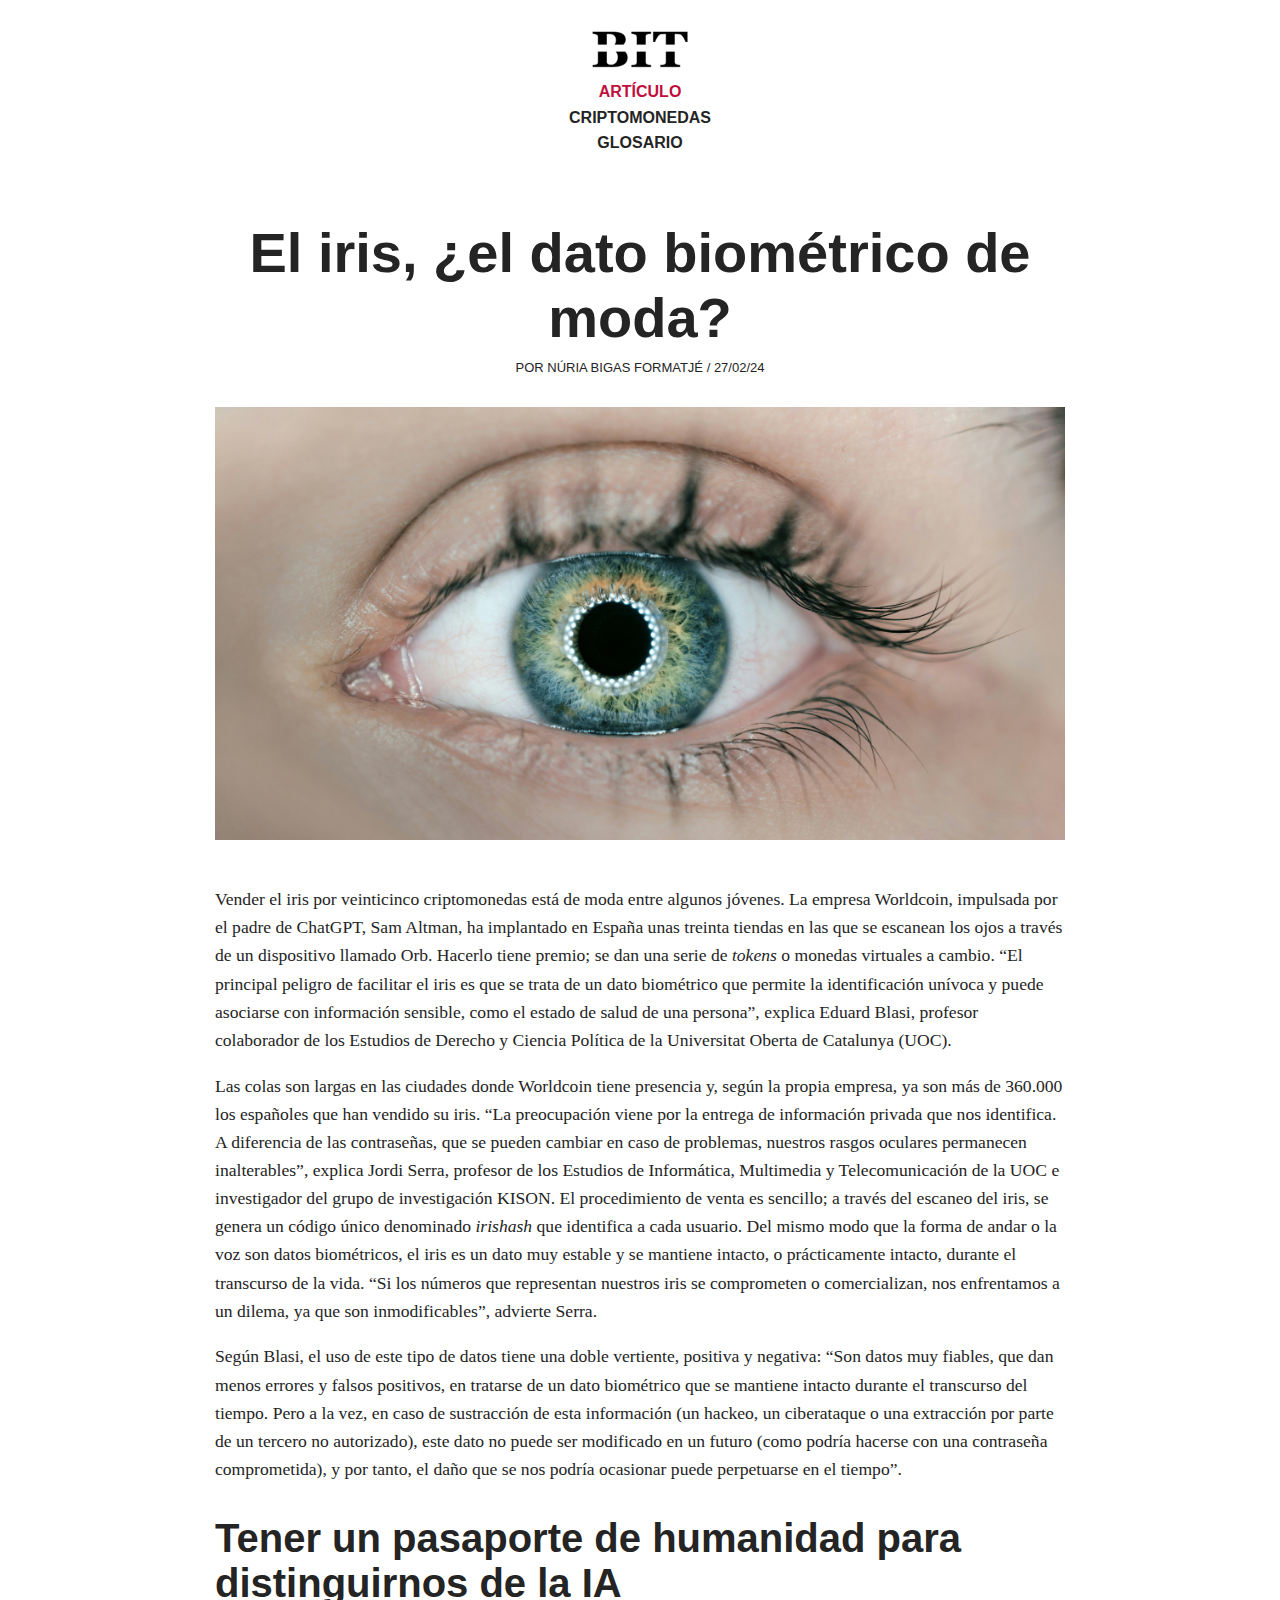
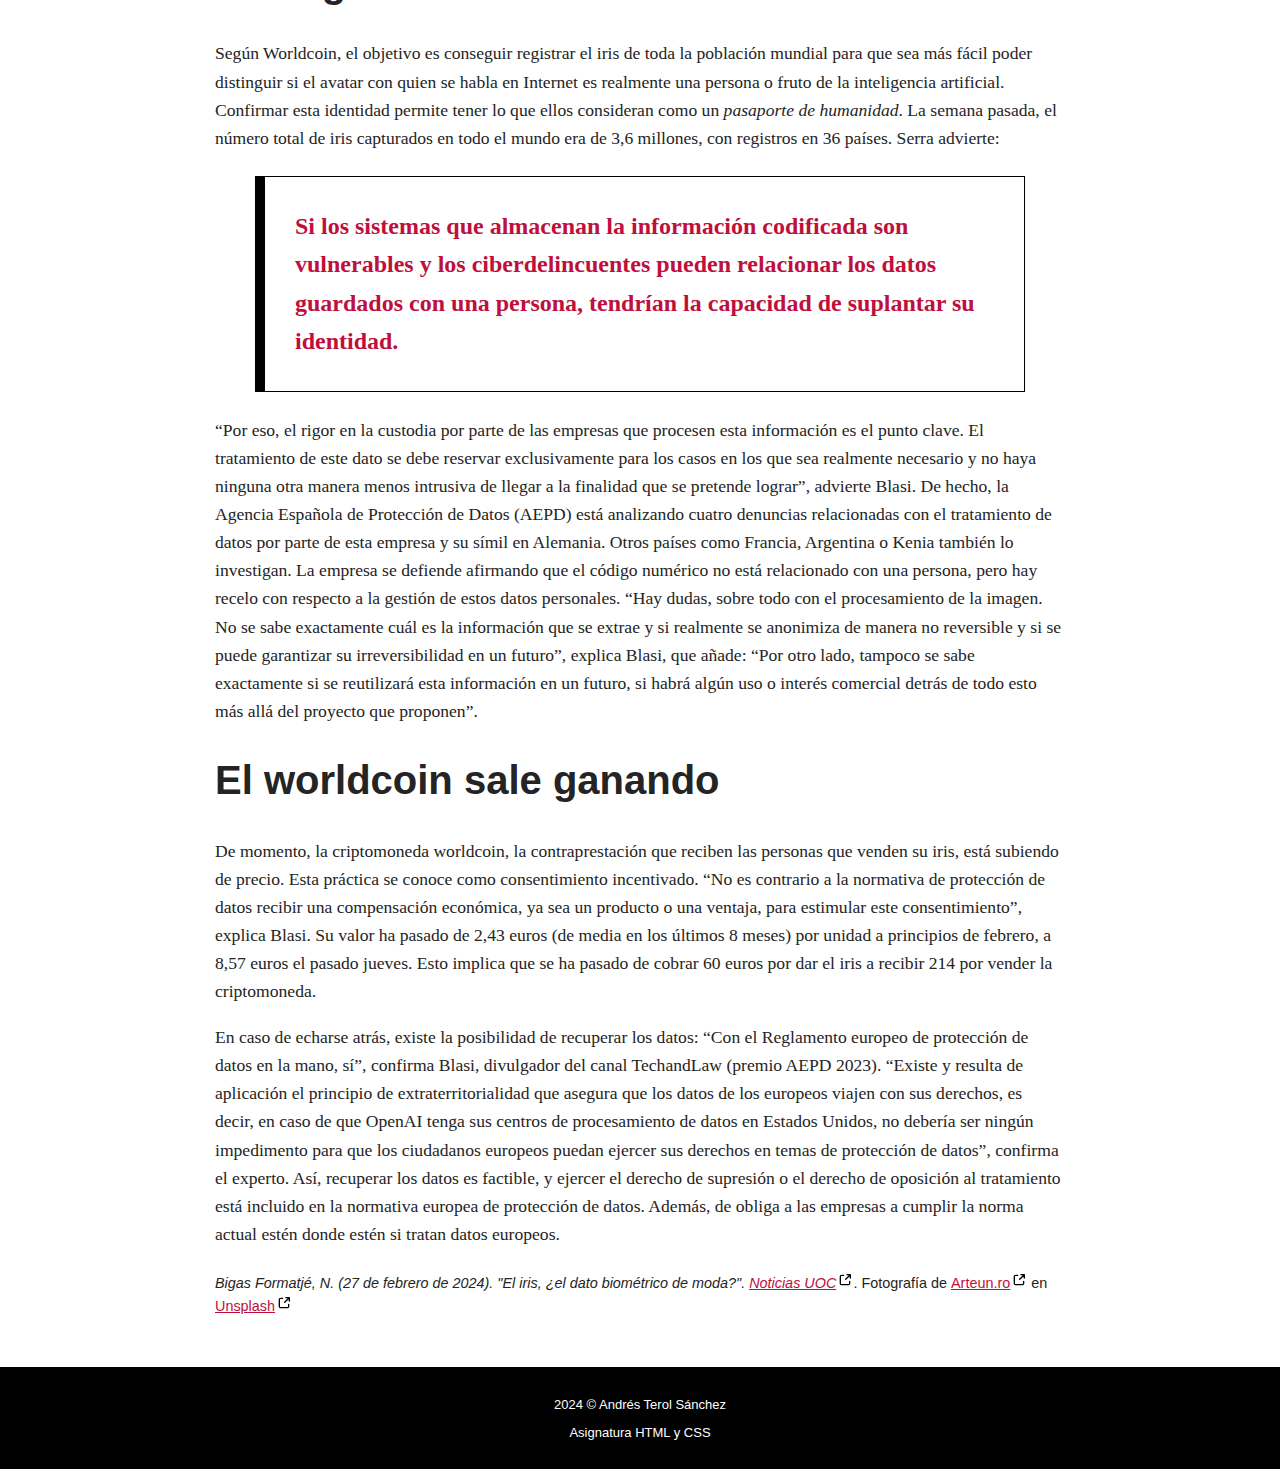
<file: index.html>
<!DOCTYPE html>
<html lang="es">
<head>
    <meta charset="UTF-8">

    <meta property="og:url" content="https://andrestsgh.github.io/HTML-CSS-PEC1/" />
    <meta property="og:title" content="El iris, ¿el dato biométrico de moda?" />
    <meta property="og:type" content="website" />
    <meta property="og:description"
        content="El auge de las criptomonedas impulsa a jóvenes a vender su iris para obtenerlas, 
        planteando el debate sobre la privacidad, regulación y uso de estos datos biométricos." />
    <meta property="og:image" content="https://andrestsgh.github.io/HTML-CSS-PEC1/img/iris.jpg" />

    <meta name="twitter:card" content="summary" />
    <meta name="twitter:site" content="@andrests" />
    <meta name="twitter:creator" content="@andrests" />

    <meta name="viewport" content="width=device-width, initial-scale=1.0">
    <meta name="author" content="Núria Bigas Formatjé" />
    <meta name="description"
        content="El auge de las criptomonedas impulsa a jóvenes a vender su iris para obtenerlas, 
        planteando el debate sobre la privacidad, regulación y uso de estos datos biométricos." />
   
    <title>El iris, ¿el dato biométrico de moda? - Noticias UOC</title>
    <link rel="stylesheet" href="css/estilos.css">
    <link rel="shortcut icon" href="img/favicon.png" type="image/x-icon" />
</head>
<body>
    <!-- Main header in all pages -->
    <header class="container">
        <a href="index.html"><img src="img/bit-logo.png" alt="Bit Logo" /></a>
    </header>

    <nav class="container">
        <ul>
            <li><a href="index.html" class="current">Artículo</a></li>
            <li><a href="criptomonedas.html">Criptomonedas</a></li>
            <li><a href="glosario.html">Glosario</a></li>
        </ul>
    </nav>

    <!-- Main content -->
    <main class="container">
        <!-- Article -->
        <article>
            <header>
                <h1>El iris, ¿el dato biométrico de moda?</h1>
                <p class="signature">Por Núria Bigas Formatjé / <time datetime="2024-02-27">27/02/24</time></p>
            </header>
            <img src="img/iris.jpg" alt="Primer plano de un ojo de color verde iluminado" title="Iris en proceso de ser escaneado con Orb" />

            <p>Vender el iris por veinticinco criptomonedas está de moda entre algunos jóvenes. La empresa <span class="company">Worldcoin</span>, 
                impulsada por el padre de <abbr title="Chat Generative Pre-trained Transformer">ChatGPT</abbr>, <span class="person">Sam Altman</span>, ha implantado en <span class="country">España</span> unas treinta tiendas en las que 
                se escanean los ojos a través de un dispositivo llamado Orb. Hacerlo tiene premio; se dan una serie de 
                <i lang="en">tokens</i> o monedas virtuales a cambio. <q>El principal peligro de facilitar el iris es que 
                se trata de un dato biométrico que permite la identificación unívoca y puede asociarse con información sensible, 
                como el estado de salud de una persona</q>, explica <span class="person">Eduard Blasi</span>, profesor colaborador de los Estudios de Derecho 
                y Ciencia Política de la Universitat Oberta de Catalunya (UOC).</p>
            <p>Las colas son largas en las ciudades donde <span class="company">Worldcoin</span> tiene presencia y, según la propia empresa, ya son más 
                de 360.000 los españoles que han vendido su iris. <q>La preocupación viene por la entrega de información privada 
                que nos identifica. A diferencia de las contraseñas, que se pueden cambiar en caso de problemas, nuestros rasgos 
                oculares permanecen inalterables</q>, explica <span class="person">Jordi Serra</span>, profesor de los Estudios de Informática, Multimedia y 
                Telecomunicación de la <abbr title="Universitat Oberta de Catalunya">UOC</abbr> e investigador del grupo de investigación <abbr title="K-riptography and Information Security for Open Networks">KISON</abbr>. El procedimiento de venta es sencillo; 
                a través del escaneo del iris, se genera un código único denominado <i lang="en">irishash</i> que identifica a cada usuario. 
                Del mismo modo que la forma de andar o la voz son datos biométricos, el iris es un dato muy estable y se mantiene 
                intacto, o prácticamente intacto, durante el transcurso de la vida. <q>Si los números que representan nuestros iris 
                se comprometen o comercializan, nos enfrentamos a un dilema, ya que son inmodificables</q>, advierte <span class="person">Serra</span>.</p>
            <p>Según <span class="person">Blasi</span>, el uso de este tipo de datos tiene una doble vertiente, positiva y negativa: <q>Son datos muy fiables, 
                que dan menos errores y falsos positivos, en tratarse de un dato biométrico que se mantiene intacto durante el 
                transcurso del tiempo. Pero a la vez, en caso de sustracción de esta información (un hackeo, un ciberataque o una 
                extracción por parte de un tercero no autorizado), este dato no puede ser modificado en un futuro (como podría 
                hacerse con una contraseña comprometida), y por tanto, el daño que se nos podría ocasionar puede perpetuarse en 
                el tiempo</q>.</p>

            <section>
                <h2>Tener un pasaporte de humanidad para distinguirnos de la <abbr title="Inteligencia Artificial">IA</abbr></h2>
                <p>Según <span class="company">Worldcoin</span>, el objetivo es conseguir registrar el iris de toda la población mundial para que sea más fácil 
                    poder distinguir si el avatar con quien se habla en Internet es realmente una persona o fruto de la inteligencia 
                    artificial. Confirmar esta identidad permite tener lo que ellos consideran como un <em>pasaporte de humanidad</em>. La 
                    semana pasada, el número total de iris capturados en todo el mundo era de 3,6 millones, con registros en 36 países. 
                    <span class="person">Serra</span> advierte:</p>
                    <blockquote><p>Si los sistemas que almacenan la información codificada son vulnerables y los ciberdelincuentes 
                    pueden relacionar los datos guardados con una persona, tendrían la capacidad de suplantar su identidad.</p></blockquote>
                <p><q>Por eso, el rigor en la custodia por parte de las empresas que procesen esta información es el punto clave. El 
                    tratamiento de este dato se debe reservar exclusivamente para los casos en los que sea realmente necesario y no 
                    haya ninguna otra manera menos intrusiva de llegar a la finalidad que se pretende lograr</q>, advierte <span class="person">Blasi</span>. De hecho, 
                    la Agencia Española de Protección de Datos (AEPD) está analizando cuatro denuncias relacionadas con el tratamiento 
                    de datos por parte de esta empresa y su símil en <span class="country">Alemania</span>. Otros países como <span class="country">Francia</span>, <span class="country">Argentina</span> o <span class="country">Kenia</span> también lo 
                    investigan. La empresa se defiende afirmando que el código numérico no está relacionado con una persona, pero hay 
                    recelo con respecto a la gestión de estos datos personales. <q>Hay dudas, sobre todo con el procesamiento de la imagen. 
                    No se sabe exactamente cuál es la información que se extrae y si realmente se anonimiza de manera no reversible y 
                    si se puede garantizar su irreversibilidad en un futuro</q>, explica <span class="person">Blasi</span>, que añade: <q>Por otro lado, tampoco se sabe 
                    exactamente si se reutilizará esta información en un futuro, si habrá algún uso o interés comercial detrás de todo 
                    esto más allá del proyecto que proponen</q>.</p>
            </section>

            <section>
                <h2>El <span class="cryptocurrency">worldcoin</span> sale ganando</h2>
                <p>De momento, la criptomoneda <span class="cryptocurrency">worldcoin</span>, la contraprestación que reciben las personas que venden su iris, está subiendo 
                    de precio. Esta práctica se conoce como consentimiento incentivado. <q>No es contrario a la normativa de protección de 
                    datos recibir una compensación económica, ya sea un producto o una ventaja, para estimular este consentimiento</q>, 
                    explica <span class="person">Blasi</span>. Su valor ha pasado de 2,43 euros (de media en los últimos 8 meses) por unidad a principios de febrero, 
                    a 8,57 euros el pasado jueves. Esto implica que se ha pasado de cobrar 60 euros por dar el iris a recibir 214 por 
                    vender la criptomoneda.</p>
                <p>En caso de echarse atrás, existe la posibilidad de recuperar los datos: <q>Con el Reglamento europeo de protección de 
                    datos en la mano, sí</q>, confirma <span class="person">Blasi</span>, divulgador del canal TechandLaw (premio <abbr title="Agencia Española de Protección de Datos">AEPD</abbr> 2023). <q>Existe y resulta de 
                    aplicación el principio de extraterritorialidad que asegura que los datos de los europeos viajen con sus derechos, 
                    es decir, en caso de que <abbr title="Open Artificial Intelligence">OpenAI</abbr> tenga sus centros de procesamiento de datos en <span class="country">Estados Unidos</span>, no debería ser ningún 
                    impedimento para que los ciudadanos europeos puedan ejercer sus derechos en temas de protección de datos</q>, confirma 
                    el experto. Así, recuperar los datos es factible, y ejercer el derecho de supresión o el derecho de oposición al 
                    tratamiento está incluido en la normativa europea de protección de datos. Además, de obliga a las empresas a cumplir 
                    la norma actual estén donde estén si tratan datos europeos.</p>
            </section>
            <footer>
                <p><cite>Bigas Formatjé, N. (<time datetime="2024-02-27">27 de febrero de 2024</time>). "El iris, ¿el dato biométrico de moda?". 
                    <a href="https://www.uoc.edu/es/news/2024/iris-dato-biometrico-de-moda-worldcoin" target="_blank">Noticias UOC</a></cite>. 
                    Fotografía de 
                    <a href="https://unsplash.com/@arteum?utm_content=creditCopyText&utm_medium=referral&utm_source=unsplash" target="_blank">Arteun.ro</a> 
                    en <a href="https://unsplash.com" target="_blank">Unsplash</a>
                </p>
            </footer>
        </article>
    </main>
    <!-- Main Footer -->
    <footer>
        <div class="container">
            <p>2024 &copy; Andrés Terol Sánchez</p>
            <p>Asignatura HTML y CSS</p>
        </div>
    </footer>
</body>
</html>
</file>
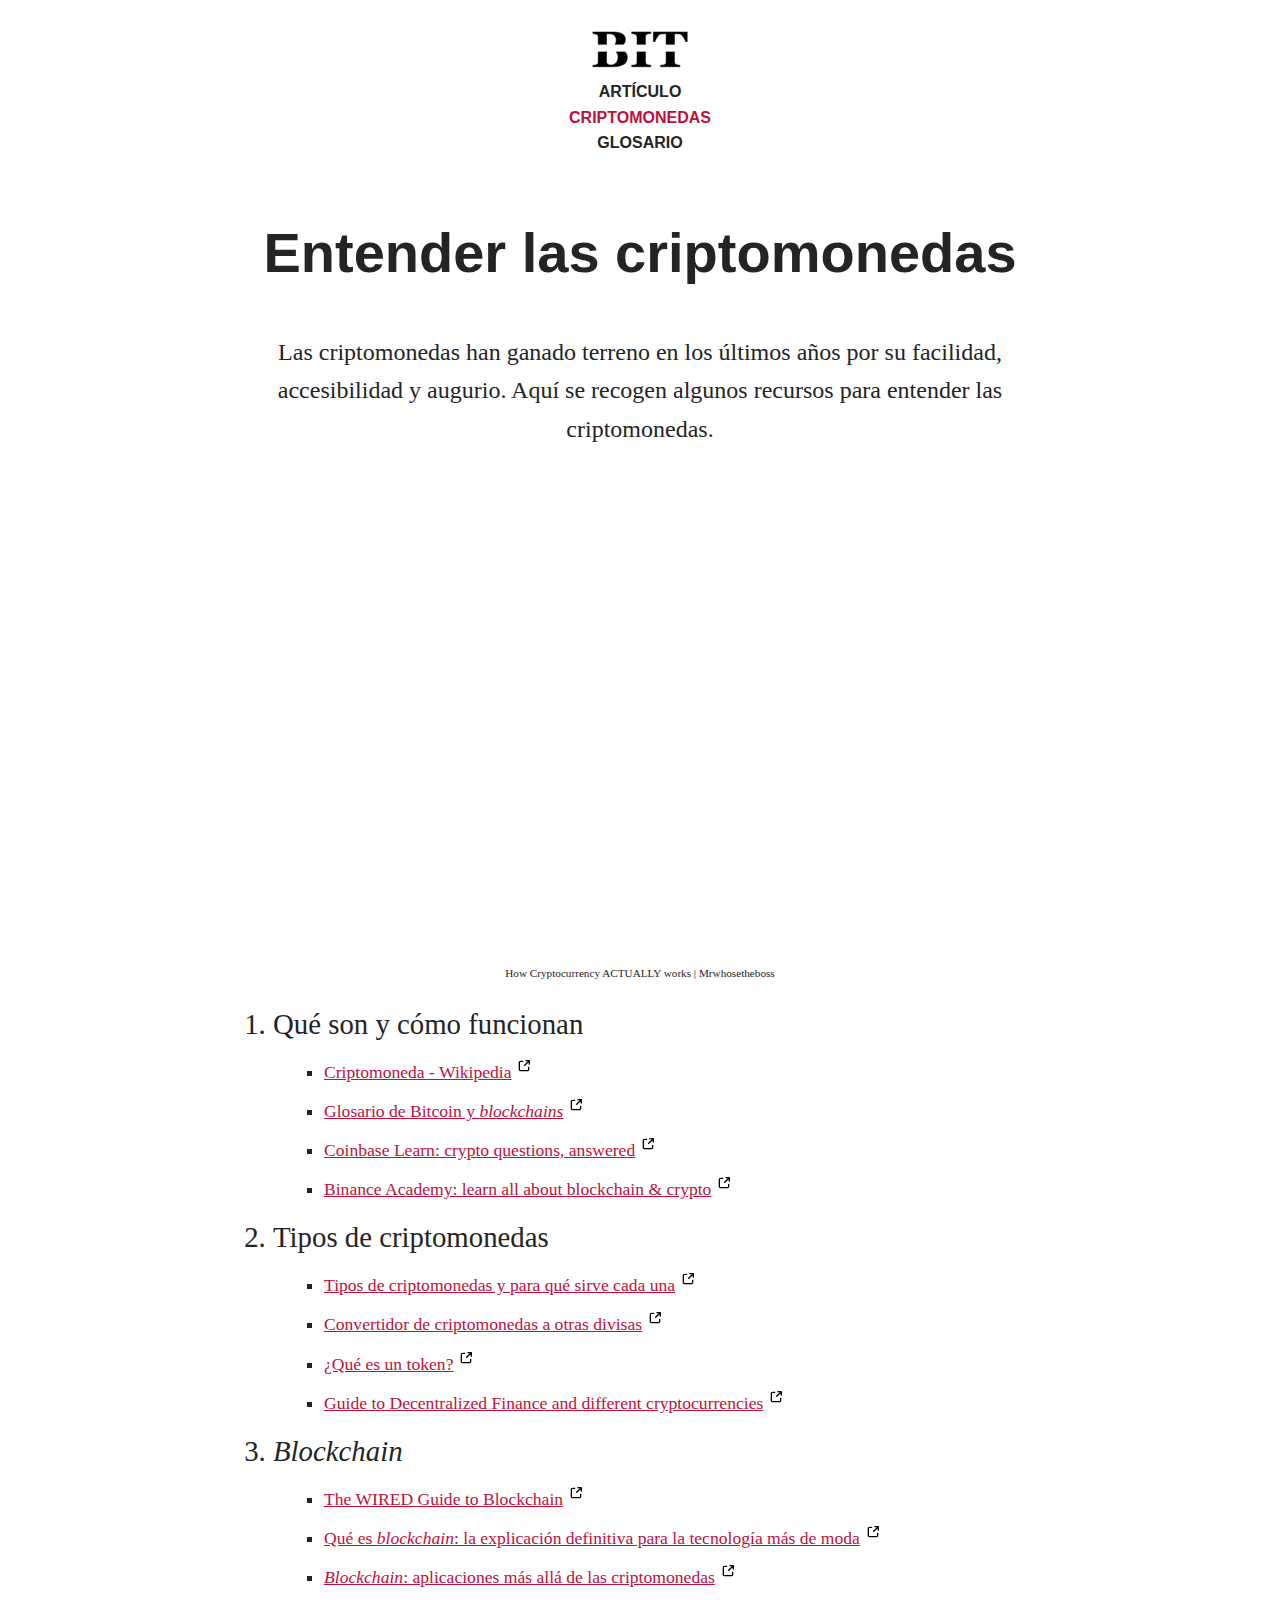
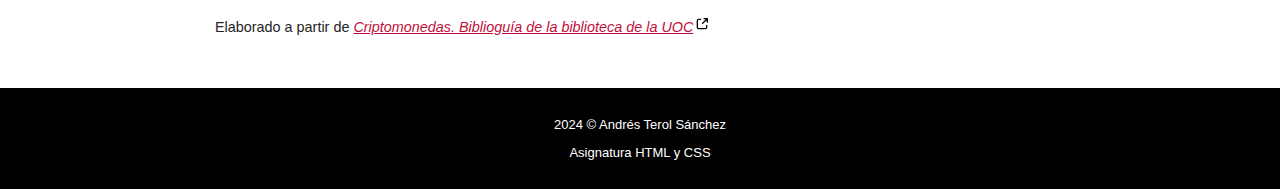
<file: criptomonedas.html>
<!DOCTYPE html>
<html lang="es">
<head>
    <meta charset="UTF-8">

    <meta property="og:url" content="https://andrestsgh.github.io/HTML-CSS-PEC1/criptomonedas.html" />
    <meta property="og:title" content="Entender las criptomonedas" />
    <meta property="og:type" content="website" />
    <meta property="og:description"
        content="Recursos para entender el auge y accesibilidad de las criptomonedas" />
    <meta property="og:image" content="https://andrestsgh.github.io/HTML-CSS-PEC1/img/bit-logo.png" />

    <meta name="twitter:card" content="summary" />
    <meta name="twitter:site" content="@andrests" />
    <meta name="twitter:creator" content="@andrests" />

    <meta name="viewport" content="width=device-width, initial-scale=1.0">
    <meta name="author" content="Andrés Terol Sánchez" />
    <meta name="description"
        content="Recursos para entender el auge y accesibilidad de las criptomonedas" />
   
    <title>Entender las criptomonedas</title>
    <link rel="stylesheet" href="css/estilos.css">
    <link rel="shortcut icon" href="img/favicon.png" type="image/x-icon" />
</head>
<body>
    <!-- Main header in all pages -->
    <header class="container">
        <a href="index.html"><img src="img/bit-logo.png" alt="Bit Logo" /></a>
    </header>

    <nav class="container">
        <ul>
            <li><a href="index.html">Artículo</a></li>
            <li><a href="criptomonedas.html" class="current">Criptomonedas</a></li>
            <li><a href="glosario.html">Glosario</a></li>
        </ul>
    </nav>

    <!-- Main content -->
    <main class="container">
        <article>
            <header>
                <h1>Entender las criptomonedas</h1>
                <p>Las criptomonedas han ganado terreno en los últimos años por su facilidad, accesibilidad y augurio. Aquí se recogen algunos recursos para entender las criptomonedas.</p>
            </header>
            
            <figure>
                <iframe width="560" height="315" src="https://www.youtube.com/embed/rYQgy8QDEBI" allowfullscreen class="iframe-container"></iframe>
                <figcaption>How Cryptocurrency ACTUALLY works | Mrwhosetheboss</figcaption>
            </figure>
            <ol>
                <li>Qué son y cómo funcionan
                    <ul>
                        <li><a href="https://es.wikipedia.org/wiki/Criptomoneda">Criptomoneda - Wikipedia</a></li>
                        <li><a href="https://www.criptonoticias.com/criptopedia-old/glosario/">Glosario de Bitcoin y <i lang="en">blockchains</i></a></li>
                        <li><a href="https://www.coinbase.com/learn">Coinbase Learn: crypto questions, answered</a></li>
                        <li><a href="https://academy.binance.com/en">Binance Academy: learn all about blockchain & crypto</a></li>
                    </ul>
                </li>
                <li>Tipos de criptomonedas
                    <ul>
                        <li><a href="https://www.revistagq.com/noticias/articulo/cuales-son-criptomonedas-mas-importantes">Tipos de criptomonedas y para qué sirve cada una</a></li>
                        <li><a href="https://www.xe.com/currencyconverter/">Convertidor de criptomonedas a otras divisas</a></li>
                        <li><a href="https://academy.bit2me.com/que-es-un-token/">¿Qué es un token?</a></li>
                        <li><a href="https://www.coinbase.com/es/learn/crypto-basics/defi-tokens-and-altcoins">Guide to Decentralized Finance and different cryptocurrencies</a></li>
                    </ul>
                </li>
                <li><i lang="en">Blockchain</i>
                    <ul>
                        <li><a href="https://www.wired.com/story/guide-blockchain/">The WIRED Guide to Blockchain</a></li>
                        <li><a href="https://www.xataka.com/especiales/que-es-blockchain-la-explicacion-definitiva-para-la-tecnologia-mas-de-moda">Qué es <i lang="en">blockchain</i>: la explicación definitiva para la tecnología más de moda</a></li>
                        <li><a href="https://blogs.uoc.edu/informatica/es/blockchain-aplicaciones-mas-alla-criptomonedas/"><i lang="en">Blockchain</i>: aplicaciones más allá de las criptomonedas</a></li>
                    </ul>
                </li>
            </ol>
            <footer>
                <p>
                    Elaborado a partir de 
                    <a href="https://biblioteca.uoc.edu/es/biblioguias/biblioguia/Criptomonedas" target="_blank"><cite>Criptomonedas. Biblioguía de la biblioteca de la UOC</cite></a>
                </p>
            </footer>
        </article>
    </main>
    <!-- Main Footer -->
    <footer>
        <div class="container">
            <p>2024 &copy; Andrés Terol Sánchez</p>
            <p>Asignatura HTML y CSS</p>
        </div>
    </footer>
</body>
</html>
</file>
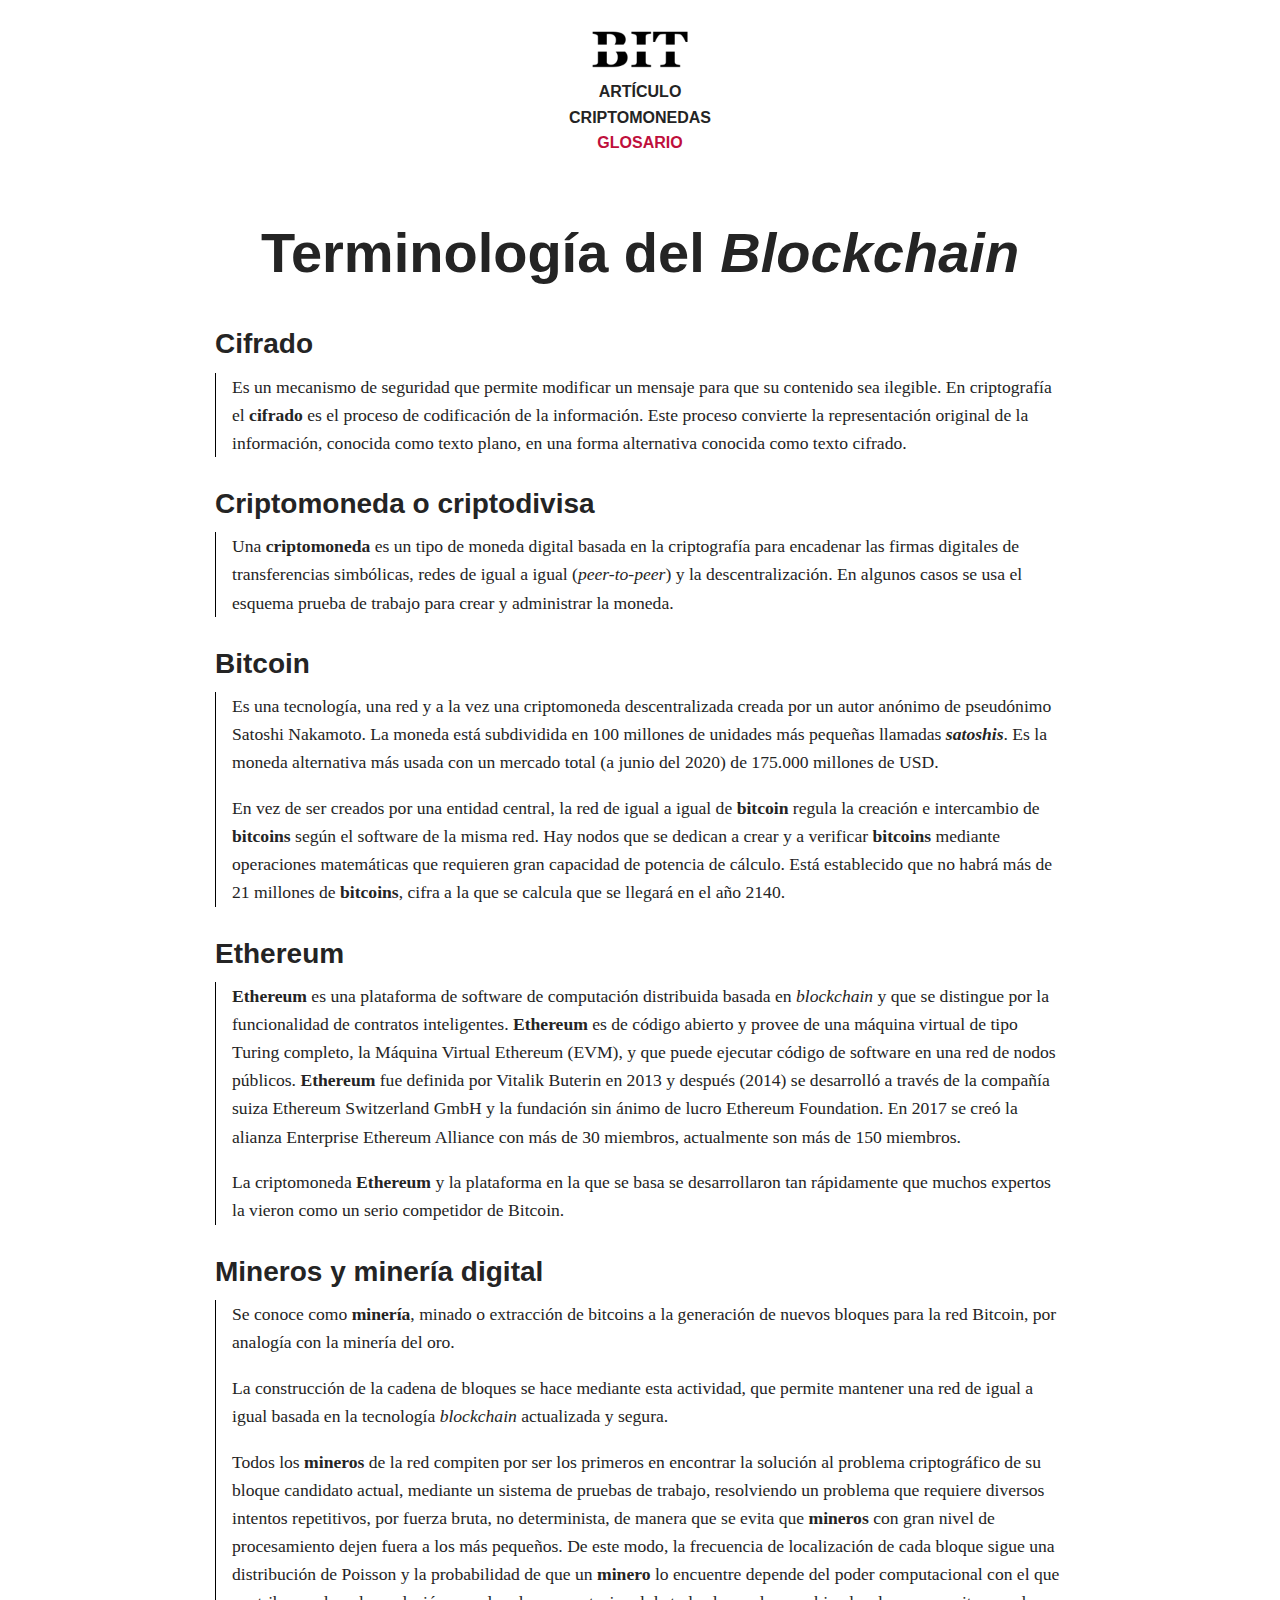
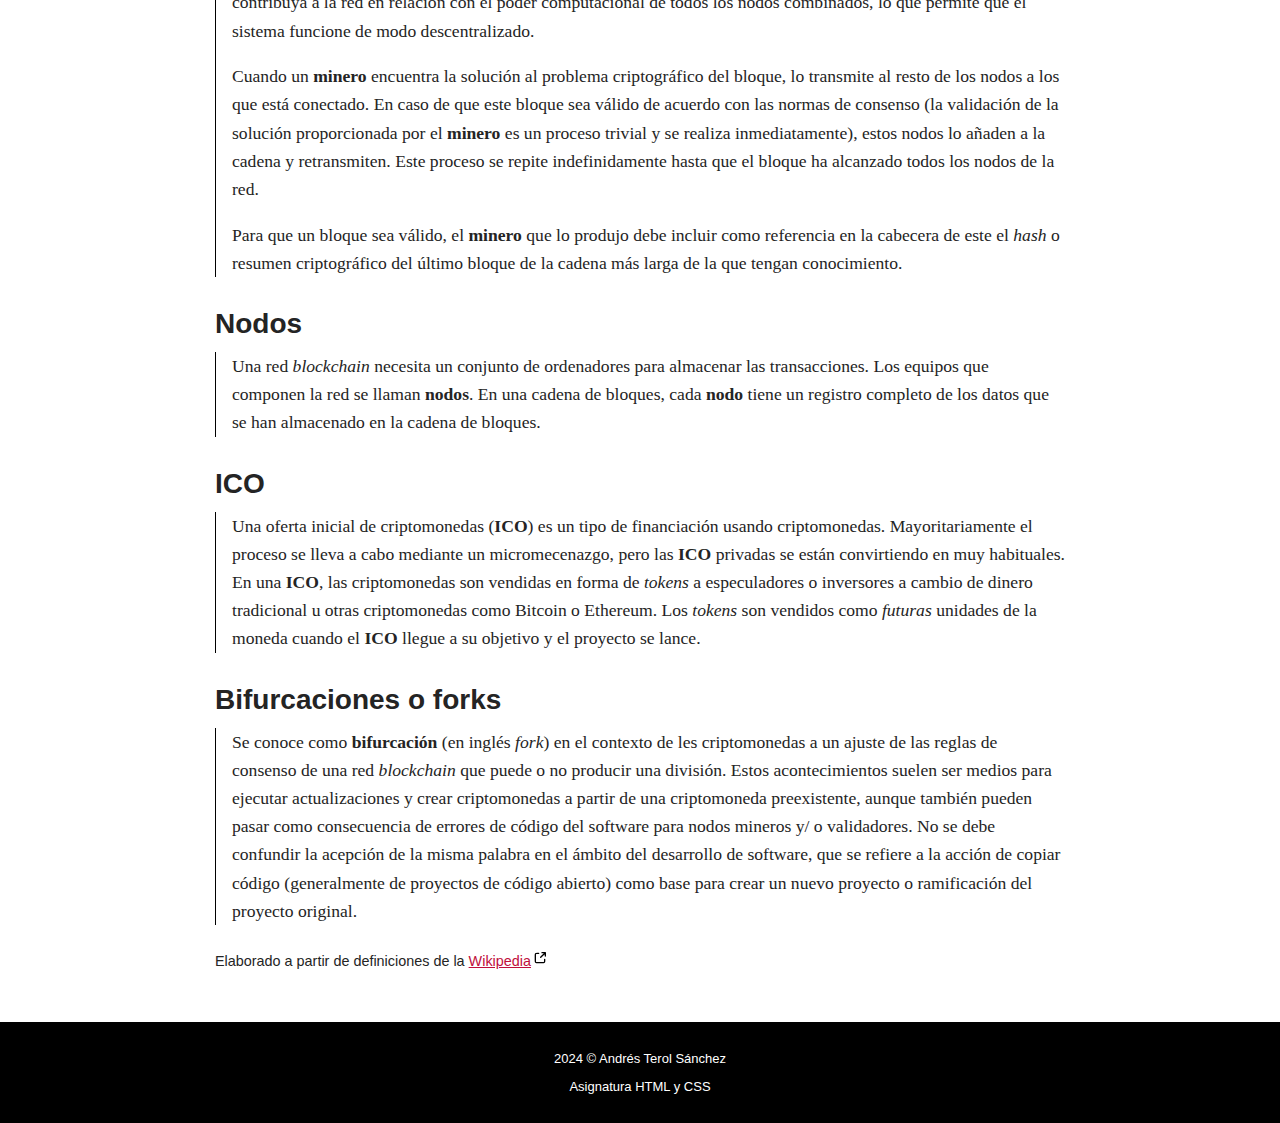
<file: glosario.html>
<!DOCTYPE html>
<html lang="es">
<head>
    <meta charset="UTF-8">

    <meta property="og:url" content="https://andrestsgh.github.io/HTML-CSS-PEC1/glosario.html" />
    <meta property="og:title" content="Terminología del Blockchain" />
    <meta property="og:type" content="website" />
    <meta property="og:description"
        content="Recopilación de términos asociados al mundo del blockchain." />
    <meta property="og:image" content="https://andrestsgh.github.io/HTML-CSS-PEC1/img/bit-logo.png" />

    <meta name="twitter:card" content="summary" />
    <meta name="twitter:site" content="@andrests" />
    <meta name="twitter:creator" content="@andrests" />

    <meta name="viewport" content="width=device-width, initial-scale=1.0">
    <meta name="author" content="Andrés Terol Sánchez" />
    <meta name="description"
        content="Recopilación de términos asociados al mundo del blockchain." />
   
    <title>Terminología del Blockchain</title>
    <link rel="stylesheet" href="css/estilos.css">
    <link rel="shortcut icon" href="img/favicon.png" type="image/x-icon" />
</head>
<body>
    <!-- Main header in all pages -->
    <header class="container">
        <a href="index.html"><img src="img/bit-logo.png" alt="Bit Logo" /></a>
    </header>

    <nav class="container">
        <ul>
            <li><a href="index.html">Artículo</a></li>
            <li><a href="criptomonedas.html">Criptomonedas</a></li>
            <li><a href="glosario.html" class="current">Glosario</a></li>
        </ul>
    </nav>

    <!-- Main content -->
    <main class="container">
        <article>
            <h1>Terminología del <i lang="en">Blockchain</i></h1>
            <dl>
                <dt>Cifrado</dt>
                <dd>
                    <p>
                        Es un mecanismo de seguridad que permite modificar un mensaje para que su contenido sea ilegible. 
                        En criptografía el <strong>cifrado</strong> es el proceso de codificación de la información. Este proceso convierte 
                        la representación original de la información, conocida como texto plano, en una forma alternativa 
                        conocida como texto cifrado.
                    </p>
                </dd>
                <dt>Criptomoneda o criptodivisa</dt>
                <dd>
                    <p>
                        Una <strong>criptomoneda</strong> es un tipo de moneda digital basada en la criptografía para encadenar las firmas 
                        digitales de transferencias simbólicas, redes de igual a igual (<i lang="en">peer-to-peer</i>) y la descentralización. 
                        En algunos casos se usa el esquema prueba de trabajo para crear y administrar la moneda.
                    </p>
                </dd>
                <dt>Bitcoin</dt>
                <dd>
                    <p>
                        Es una tecnología, una red y a la vez una criptomoneda descentralizada creada por un autor anónimo 
                        de pseudónimo <span class="person">Satoshi Nakamoto</span>. La moneda está subdividida en 100 millones de unidades más pequeñas 
                        llamadas <strong><i>satoshis</i></strong>. Es la moneda alternativa más usada con un mercado total (a <time datetime="2020-06">junio del 2020</time>) 
                        de 175.000 millones de <abbr title="United States Dollar">USD</abbr>.
                    </p>
                    <p>
                        En vez de ser creados por una entidad central, la red de igual a igual de <strong>bitcoin</strong> regula la creación e intercambio 
                        de <strong>bitcoins</strong> según el software de la misma red. Hay nodos que se dedican a crear y a verificar <strong>bitcoins</strong> mediante 
                        operaciones matemáticas que requieren gran capacidad de potencia de cálculo. Está establecido que no habrá más de 
                        21 millones de <strong>bitcoins</strong>, cifra a la que se calcula que se llegará en el año <time datetime="2140">2140</time>.
                    </p>
                </dd>
                <dt>Ethereum</dt>
                <dd>
                    <p>
                        <strong>Ethereum</strong> es una plataforma de software de computación distribuida basada en <i lang="en">blockchain</i> y que se 
                        distingue por la funcionalidad de contratos inteligentes. <strong>Ethereum</strong> es de código abierto y provee de una máquina 
                        virtual de tipo Turing completo, la Máquina Virtual Ethereum (EVM), y que puede ejecutar código de software en una
                        red de nodos públicos. <strong>Ethereum</strong> fue definida por <span class="person">Vitalik Buterin</span> en <time datetime="2013">2013</time> y 
                        después (<time datetime="2014">2014</time>) se desarrolló a través de la compañía suiza <span class="company">Ethereum Switzerland <abbr title="Sociedad de Responsabilidad Limitada">GmbH</abbr></span> y la 
                        fundación sin ánimo de lucro <span class="company">Ethereum Foundation</span>. En <time datetime="2017">2017</time> se creó la alianza <span class="company">Enterprise Ethereum Alliance</span> con más de 
                        30 miembros, actualmente son más de 150 miembros.
                    </p>
                    <p>
                        La criptomoneda <strong>Ethereum</strong> y la plataforma en la que se basa se desarrollaron tan rápidamente que muchos expertos la vieron 
                        como un serio competidor de Bitcoin.
                    </p>
                </dd>
                <dt>Mineros y minería digital</dt>
                <dd>
                    <p>
                        Se conoce como <strong>minería</strong>, minado o extracción de bitcoins a la generación de nuevos bloques para la red Bitcoin, 
                        por analogía con la minería del oro.
                    </p>
                    <p>
                        La construcción de la cadena de bloques se hace mediante esta actividad, que permite mantener una red de igual 
                        a igual basada en la tecnología <i lang="en">blockchain</i> actualizada y segura.
                    </p>
                    <p>
                        Todos los <strong>mineros</strong> de la red compiten por ser los primeros en encontrar la solución al problema criptográfico de su bloque 
                        candidato actual, mediante un sistema de pruebas de trabajo, resolviendo un problema que requiere diversos intentos 
                        repetitivos, por fuerza bruta, no determinista, de manera que se evita que <strong>mineros</strong> con gran nivel de procesamiento dejen 
                        fuera a los más pequeños. De este modo, la frecuencia de localización de cada bloque sigue una distribución de <span class="person">Poisson</span> 
                        y la probabilidad de que un <strong>minero</strong> lo encuentre depende del poder computacional con el que contribuya a la red en relación 
                        con el poder computacional de todos los nodos combinados, lo que permite que el sistema funcione de modo descentralizado.
                    </p>
                    <p>
                        Cuando un <strong>minero</strong> encuentra la solución al problema criptográfico del bloque, lo transmite al resto de los nodos a los que 
                        está conectado. En caso de que este bloque sea válido de acuerdo con las normas de consenso (la validación de la solución 
                        proporcionada por el <strong>minero</strong> es un proceso trivial y se realiza inmediatamente), estos nodos lo añaden a la cadena y 
                        retransmiten. Este proceso se repite indefinidamente hasta que el bloque ha alcanzado todos los nodos de la red.
                    </p>
                    <p>
                        Para que un bloque sea válido, el <strong>minero</strong> que lo produjo debe incluir como referencia en la cabecera de este el 
                        <i lang="en">hash</i> o resumen criptográfico del último bloque de la cadena más larga de la que tengan conocimiento.
                    </p>
                </dd>
                <dt>Nodos</dt>
                <dd>
                    <p>
                        Una red <i lang="en">blockchain</i> necesita un conjunto de ordenadores para almacenar las transacciones. Los equipos que componen 
                        la red se llaman <strong>nodos</strong>. En una cadena de bloques, cada <strong>nodo</strong> tiene un registro completo de los datos que se han 
                        almacenado en la cadena de bloques.
                    </p>
                </dd>
                <dt>ICO</dt>
                <dd>
                    <p>
                        Una oferta inicial de criptomonedas (<strong>ICO</strong>) es un tipo de financiación usando criptomonedas. Mayoritariamente el 
                        proceso se lleva a cabo mediante un micromecenazgo, pero las <abbr title="Oferta Inicial de Criptomonedas"><strong>ICO</strong></abbr> privadas se están convirtiendo en muy habituales. 
                        En una <abbr title="Oferta Inicial de Criptomonedas"><strong>ICO</strong></abbr>, las criptomonedas son vendidas en forma de <i lang="en">tokens</i> a especuladores o inversores a cambio de dinero 
                        tradicional u otras criptomonedas como Bitcoin o Ethereum. Los <i lang="en">tokens</i> son vendidos como <i>futuras</i> unidades de la 
                        moneda cuando el <abbr title="Oferta Inicial de Criptomonedas"><strong>ICO</strong></abbr> llegue a su objetivo y el proyecto se lance.
                    </p>
                </dd>
                <dt>Bifurcaciones o forks</dt>
                <dd>
                    <p>
                        Se conoce como <strong>bifurcación</strong> (en inglés <i lang="en">fork</i>) en el contexto de les criptomonedas a un ajuste de las reglas de 
                        consenso de una red <i lang="en">blockchain</i> que puede o no producir una división. Estos acontecimientos suelen ser medios 
                        para ejecutar actualizaciones y crear criptomonedas a partir de una criptomoneda preexistente, aunque también 
                        pueden pasar como consecuencia de errores de código del software para nodos mineros y/ o validadores. No se debe 
                        confundir la acepción de la misma palabra en el ámbito del desarrollo de software, que se refiere a la acción de 
                        copiar código (generalmente de proyectos de código abierto) como base para crear un nuevo proyecto o ramificación 
                        del proyecto original.
                    </p>
                </dd>
            </dl>
            <footer>
                <p>Elaborado a partir de definiciones de la <a href="https://es.wikipedia.org" target="_blank">Wikipedia</a>
                </p>
            </footer>
        </article>
    </main>
    <!-- Main Footer -->
    <footer>
        <div class="container">
            <p>2024 &copy; Andrés Terol Sánchez</p>
            <p>Asignatura HTML y CSS</p>
        </div>
    </footer>
</body>
</html>
</file>
<file: css/estilos.css>
/* Variables */
:root {
    --main-color: rgb(36, 36, 36);
    --contrast-color: rgb(191, 15, 60);
    --font-sans-serif: Helvetica, Arial, sans-serif;
    --font-serif: Georgia, 'Times New Roman', serif;
}

/* General */
html {
    font-size: 16px;
}
  
body {
    font-family: var(--font-sans-serif);
    color: var(--main-color);
    margin: 0;
    padding: 0;
    line-height: 1.6;
}

/* Classes */
.container {
    width: 95%;
    max-width: 850px;
    margin-left: auto;
    margin-right: auto;
}

/* Header Page */
header {
    margin-top: 1.875em; /* 30px/16px=1.875em */
}

header img {
    display: block;
    margin: auto;
}

/* Main Page */
main {
    font-family: var(--font-serif);
}

main p {
    font-size: 1.1rem;
}

main img {
    max-width: 100%;
    height: auto; 
    margin: 1.25em auto; /* 20px/16px=1.25em */
}

/* Titles */
h1, h2, h3 {
    font-family: var(--font-sans-serif);
    line-height: normal;
}

h1 {
    font-size: 3.5rem;
    text-align: center;
}

h2{
    font-size: 2.5rem;
}

/* Abbreviatures */
abbr {
    text-decoration: none;
}

/* Lists */
ol {
    font-size: 1.8rem;
    margin: 0.625em; /* 10px/16px=0.625em */
}
ul {
    list-style-type: square;
    margin: 0.625em auto; /* 10px/16px=0.625em */
}

ol > li > ul {
    margin-left: 0.625em; /* 10px/16px=0.625em */
    font-size: 1.1rem;
}

ol > li > ul > li {
    margin: 0.625em auto; /* 10px/16px=0.625em */
}

/* Article */
article {
    margin: 1.25em auto; /* 20px/16px=1.25em */
}

article > header {
    text-align: center;
}

article > header > p {
    font-size: x-large;
    margin-top: 2em; /* 32px/16px=2em */
}

article > header > h1 {
    margin: 0 auto;
}

section > blockquote > p{
    border: 1px solid black;
    border-left: 10px solid black;
    padding: 1.25em; /* 20px/16px=1.25em */
    color: var(--contrast-color);
    font-weight: bold;
    font-size: x-large;
}

article > footer {
    margin: 1.875em auto; /* 30px/16px=1.875em */
}

article > footer > p {
    font-size: 0.9rem;
}

/* Navigation */
nav{
    text-align: center;
    margin-bottom: 4em; /* 64px/16px=4em */
}

nav ul {
    list-style-type: none;
    text-align: center;
    padding: 0;
    text-transform: uppercase;
    font-weight: bold;
}

nav ul li a {
    color: var(--main-color);
    text-decoration: none;
}

nav ul li a:hover,
nav ul li a.current {
    color: var(--contrast-color);
}

/* Description List */
dl > dt {
    font-family: var(--font-sans-serif);
    font-size: 1.75rem;
    font-weight: bold;
}

dl > dd {
    border-left: 1px solid black;
    padding-left: 1em; /* 16px/16px=1em */
    margin-left: 0;
    margin-bottom: 1.563em; /* 25px/16px=1.563em */
}

dl > dd > p {
    margin-top: 0.313em; /* 5px/16px=0.313em */
}

/* Figures */
figure {
    margin: 0;
}

figure > figcaption {
    font-size: 0.7rem;
    text-align: center;
    margin: 0.625em auto; /* 10px/16px=0.625em */
}

/* Footer Page */
footer {
    font-family: var(--font-sans-serif);
    font-size:small;
    margin-top: 3.75em; /* 60px/16px=3.75em */
}

body > footer {
    background-color: rgb(0, 0, 0);
    color: rgb(255, 255, 255);
    padding: 1.25em 0; /* 20px/16px=1.25em */
}

footer .container {
    text-align: center;
    line-height: normal;
}

/* Links */
a {
    color: var(--contrast-color);
    text-decoration: underline;
}

a:hover {
    text-decoration: none;
}

/* External links */
a[href*="http"] {
    background: url('../img/external-link.svg') no-repeat 100% 0;
    background-size: 16px 16px;
    background-position: top right;
    padding-right: 1.188em; /* 19px/16px=1.188em */
    display: inline-block;
}

/* Iframe for YouTube Video */
.iframe-container {
    width: 100%;
    height: auto;
    aspect-ratio: 16/9;
    border: none;
}

/* Signature Article */
article .signature {
    font-family: var(--font-sans-serif);
    font-size:small;
    text-transform: uppercase;
    margin: 0.625em auto; /* 10px/16px=0.625em */
}
</file>
